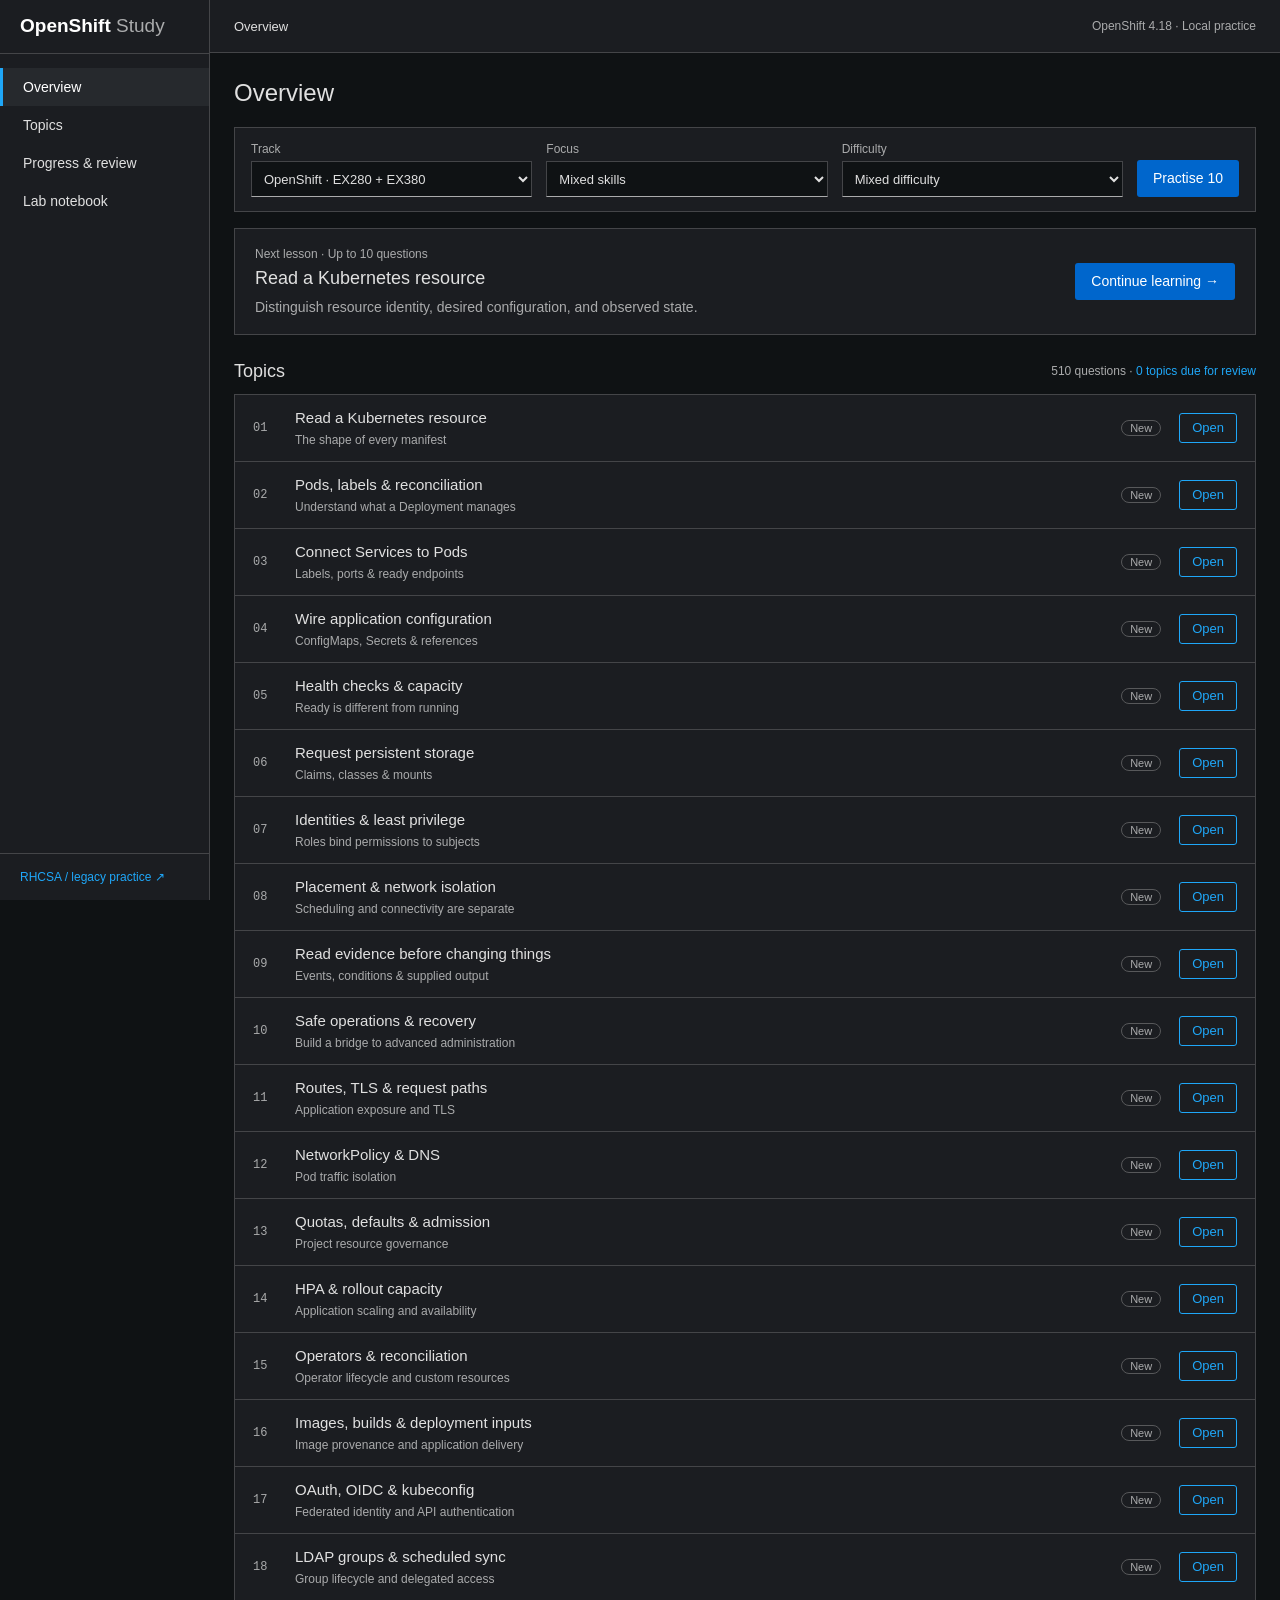
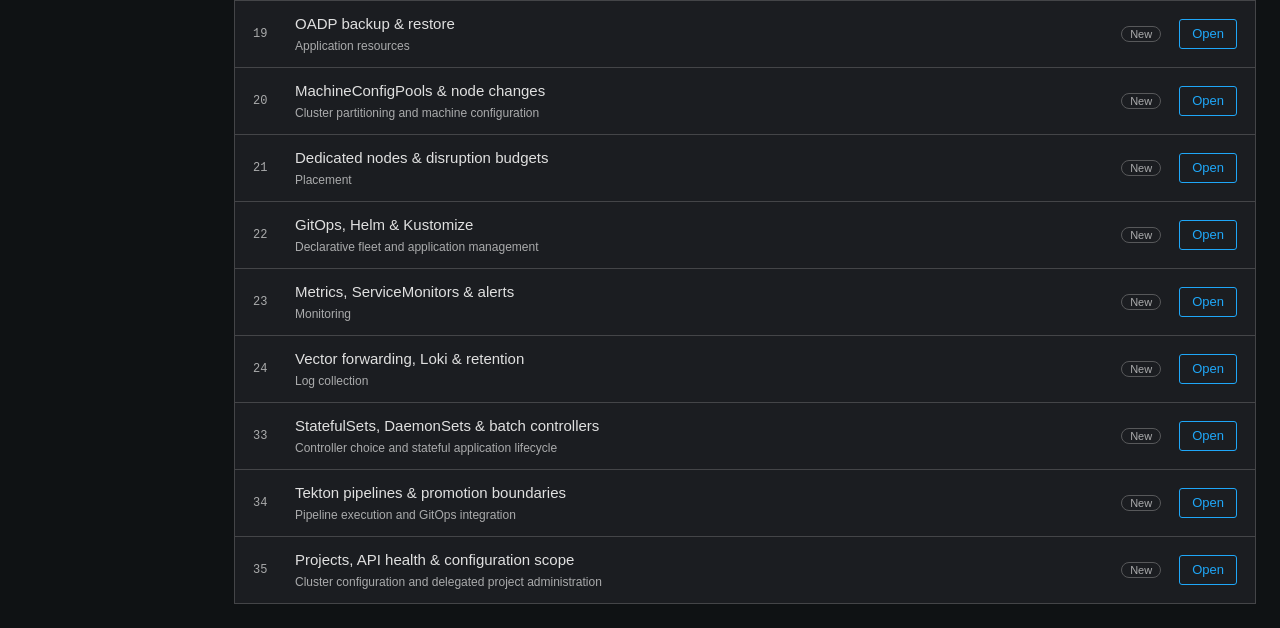
<file: index.html>
<!doctype html>
<html lang="en">
<head>
  <meta name="study-storage" content="browser">
  <meta charset="utf-8">
  <meta name="viewport" content="width=device-width, initial-scale=1">
  <meta name="theme-color" content="#151515">
  <title>OpenShift Study</title>
  <link rel="stylesheet" href="./learning.css">
  <script type="module" src="./learning.js"></script>
</head>
<body>
  <a class="skip" href="#main">Skip to content</a>
  <aside class="sidebar">
    <a class="brand" href="#home">OpenShift <span>Study</span></a>
    <nav aria-label="Main navigation">
      <a href="#home" data-nav="home">Overview</a>
      <a href="#pathway" data-nav="pathway">Topics</a>
      <a href="#progress" data-nav="progress">Progress & review</a>
      <a href="#labs" data-nav="labs">Lab notebook</a>
    </nav>
    <a class="legacy" href="./practice.html">RHCSA / legacy practice ↗</a>
  </aside>
  <div class="shell">
    <header class="topbar"><div id="breadcrumb">Overview</div><span class="version">OpenShift 4.18 · Local practice</span></header>
    <main id="main" tabindex="-1"><div class="loading" role="status">Loading…</div></main>
  </div>
  <div id="notice" role="status" aria-live="polite"></div>
  <dialog id="replace-dialog"><h2>Unfinished session</h2><p>Resume it or start a replacement. Recorded answers stay in your history.</p><div class="actions"><button id="resume-existing" class="primary">Resume session</button><button id="replace-existing" class="secondary">Replace session</button><button id="cancel-replace" class="text-button">Cancel</button></div></dialog>
  <dialog id="reset-dialog"><h2>Reset local progress</h2><p>This removes this browser’s learner history, active session, and lab notebook. Export your progress first if you want a copy.</p><label for="reset-confirmation">Type RESET LOCAL PROGRESS</label><input id="reset-confirmation" autocomplete="off"><p id="reset-error" role="alert"></p><div class="actions"><button id="confirm-reset" class="danger">Reset progress</button><button id="cancel-reset" class="secondary">Cancel</button></div></dialog>
</body>
</html>
</file>
<file: learning.css>
@charset "UTF-8";
/* OpenShift 4.18 / PatternFly 5.4 dark tokens.
   https://github.com/openshift/console/blob/release-4.18/frontend/packages/console-shared/src/components/editor/theme.ts
   https://unpkg.com/@patternfly/patternfly@5.4.0/patternfly.css */
:root {
  color-scheme:dark;
  --ink:#e0e0e0; --muted:#aaabac; --line:#444548;
  --paper:#0f1214; --surface:#1b1d21; --surface-hover:#26292d;
  --blue:#1fa7f8; --primary:#0066cc; --success:#95d58e; --danger:#f4b678;
  --mono:'Liberation Mono',Consolas,monospace;
  font-family:'Red Hat Text','Segoe UI',sans-serif;
  font-size:14px; color:var(--ink); background:var(--paper);
}
*{box-sizing:border-box}body{margin:0}a{color:var(--blue);text-decoration:none}a:hover{text-decoration:underline}button,input,textarea{font:inherit}button,a,input,textarea{touch-action:manipulation}button{cursor:pointer;border:1px solid transparent;border-radius:3px;padding:7px 15px;line-height:1.5;font-weight:500}button:disabled{opacity:.55;cursor:default}[hidden]{display:none!important}:focus-visible{outline:2px solid var(--blue);outline-offset:3px}h1,h2,h3,p{margin-top:0}h1{font-size:24px;line-height:1.35;font-weight:500;margin-bottom:8px}h2{font-size:18px;font-weight:500;line-height:1.4}h3{font-size:15px;font-weight:500;line-height:1.4}p{line-height:1.5;margin-bottom:12px}small{font-size:12px}h1[tabindex="-1"]:focus{outline:none}
.primary{background:var(--primary);color:#fff}.primary:hover{background:#004080}.secondary{background:transparent;border-color:var(--blue);color:var(--blue)}.secondary:hover{background:#002952}.text-button{background:transparent;color:var(--blue);padding:5px 0;text-align:left}.danger{background:#c9190b;color:#fff}.actions{display:flex;gap:12px;flex-wrap:wrap;align-items:center}.muted{color:var(--muted)}.eyebrow{display:block;font-size:12px;font-weight:500;margin-bottom:8px;color:var(--muted)}.skip{position:fixed;left:16px;top:-80px;z-index:20;padding:12px;background:var(--surface)}.skip:focus{top:12px}
.sidebar{position:fixed;inset:0 auto 0 0;width:210px;background:var(--surface);border-right:1px solid var(--line);display:flex;flex-direction:column;z-index:5}.brand{display:block;padding:18px 20px;border-bottom:1px solid var(--line);font-size:19px;font-weight:600;color:#fff;line-height:1.5}.brand span{font-weight:400;color:var(--muted)}.brand:hover{text-decoration:none}.sidebar nav{display:grid;padding:14px 0}.sidebar nav a{padding:11px 20px;color:var(--ink);border-left:3px solid transparent}.sidebar nav a:hover{background:var(--surface-hover);text-decoration:none}.sidebar nav a[aria-current=page]{background:var(--surface-hover);border-left-color:var(--blue);color:#fff}.legacy{margin-top:auto;border-top:1px solid var(--line);padding:16px 20px;font-size:12px}.shell{margin-left:210px}.topbar{min-height:53px;border-bottom:1px solid var(--line);display:flex;justify-content:space-between;align-items:center;padding:12px 24px;gap:16px;background:var(--surface);font-size:13px}.version{color:var(--muted);font-size:12px}main{padding:24px;max-width:1600px;margin:auto}.page-heading{margin-bottom:18px}.page-heading p{margin-bottom:0;color:var(--muted);max-width:900px}.section-head{display:flex;justify-content:space-between;align-items:center;gap:12px;margin:24px 0 10px}.section-head h2{margin:0}.section-head>span{font-size:12px;color:var(--muted)}
.next-session,.resume{display:flex;justify-content:space-between;align-items:center;gap:24px;padding:16px 20px;background:var(--surface);border:1px solid var(--line);margin-bottom:16px}.next-session h2{margin:5px 0}.next-session p{margin:0;color:var(--muted);max-width:850px}.next-session>div>span{font-size:12px}.next-session>button,.resume>button{flex-shrink:0}.resume{border-left:3px solid var(--blue)}.resume p{margin:4px 0 0;color:var(--muted);font-size:12px}.module-list{border:1px solid var(--line);background:var(--surface)}.module{display:grid;grid-template-columns:26px 1fr auto;gap:16px;align-items:center;padding:12px 18px;border-bottom:1px solid var(--line)}.module:last-child{border-bottom:0}.module-number{color:var(--muted);font-size:12px;font-family:var(--mono)}.module h3{margin:0 0 3px}.module h3 a{color:var(--ink)}.module p{font-size:12px;color:var(--muted);margin:0}.module-actions{display:flex;align-items:center;gap:18px}.module button{padding:4px 12px;font-size:13px}.badge{display:inline-block;border:1px solid #57585a;border-radius:12px;padding:1px 8px;font-size:11px;color:var(--muted);white-space:nowrap}.badge.due{border-color:#f0ab00;color:#f8d77d}.badge.success{border-color:#5ba352;color:#95d58e}
.card{border:1px solid var(--line);background:var(--surface);padding:18px 20px;margin-bottom:16px}.card p:last-child{margin-bottom:0}.two-col{display:grid;grid-template-columns:1.35fr 1fr;gap:16px}.teaching-list{padding-left:20px;line-height:1.6;margin:0 0 14px}.teaching-list li{margin:8px 0}.callout{border-left:3px solid var(--blue);background:var(--surface-hover);padding:10px 14px;line-height:1.5;margin:14px 0}.references{font-size:12px;line-height:1.7;overflow-wrap:anywhere}.lab-card summary,details summary{cursor:pointer;line-height:1.6}.lab-card details[open] summary{margin-bottom:12px}.lab-card dt{font-weight:600;margin-top:14px;font-size:12px}.lab-card dd{margin:5px 0;color:var(--muted);line-height:1.5}.notebook-label{display:block;font-size:13px;margin-top:18px}textarea,input:not([type]){width:100%;border:1px solid #57585a;border-bottom-color:var(--muted);border-radius:0;padding:10px;background:var(--paper);color:var(--ink)}textarea{min-height:90px;resize:vertical;margin:8px 0}.lab-saved{color:var(--muted);font-size:12px;margin-top:10px}
.session-header{display:flex;justify-content:space-between;align-items:center;gap:16px;font-size:13px;margin-bottom:12px}.session-track{height:4px;background:var(--surface-hover);margin:0 0 20px;overflow:hidden}.session-track span{display:block;height:100%;background:var(--blue)}.session-layout{display:grid;grid-template-columns:minmax(280px,.8fr) minmax(380px,1.2fr);gap:24px;align-items:start}.exercise h1{font-size:20px;margin-bottom:12px}.exercise-context{color:var(--muted);line-height:1.6;margin-bottom:18px}.exercise-form{min-width:0}.choice-set{border:0;padding:0;margin:0;min-width:0}.choice-set legend{color:var(--muted);font-size:12px;margin-bottom:10px}.choice{display:flex;gap:12px;align-items:flex-start;padding:11px 12px;border:1px solid var(--line);background:var(--surface);margin-bottom:8px;line-height:1.5;cursor:pointer}.choice input{accent-color:var(--blue);margin:3px 0 0;width:16px;height:16px;flex-shrink:0}.choice:has(input:checked){border-color:var(--blue);background:#002952}.choice:has(input:disabled){cursor:default}.choice.answer-right{border-color:#5ba352;background:#1e2b20}.choice.answer-wrong{border-color:#c9190b;background:#2c1817}.choice-code{font-family:var(--mono);overflow-wrap:anywhere}.exercise-actions{display:flex;gap:18px;align-items:center;margin-top:16px;flex-wrap:wrap}.hint-box{padding:12px;margin-top:14px;border:1px solid #f0ab00;background:var(--surface);line-height:1.6}
/* OpenShift console-dark editor theme: values come from theme.ts (static token values). */
.editor{background:#151515;color:#d4d4d4;border:1px solid var(--line);min-width:0;position:sticky;top:16px}.editor-title{display:flex;align-items:center;gap:10px;padding:12px 16px;background:var(--surface);border-bottom:1px solid var(--line);font-size:14px}.resource-icon{font-size:11px;background:#2b9af3;color:#fff;border-radius:12px;padding:1px 8px}.editor-title small{display:block;color:var(--muted);font-size:12px;margin-top:3px}.editor-tabs{display:flex;padding:0 16px;border-bottom:1px solid var(--line);background:var(--surface);color:var(--ink);font-size:13px}.editor-tabs span{padding:10px 0}.editor-tabs .active{color:var(--blue);border-bottom:2px solid var(--blue)}.editor-code{font-family:var(--mono);font-size:13px;line-height:20px;padding:12px 0;overflow:auto;max-height:calc(100vh - 200px);tab-size:2;background:linear-gradient(to right,#292e34 0,#292e34 48px,#151515 48px)}.code-line{display:flex;min-width:max-content}.line-num{display:inline-block;width:48px;flex:0 0 48px;text-align:right;padding-right:16px;background:#292e34;color:#f0f0f0;user-select:none}.code-text{white-space:pre;display:block;padding:0 16px 0 12px;background-image:repeating-linear-gradient(to right,transparent 0,transparent calc(2ch - 1px),#404040 calc(2ch - 1px),#404040 2ch);background-origin:content-box;background-clip:content-box}.yaml-key{color:#73bcf7}.yaml-value,.yaml-string{color:#f0ab00}.yaml-number{color:#ace12e}.yaml-keyword{color:#cbc1ff}.yaml-comment{color:#6a9955}.yaml-blank{display:inline-block;min-width:12ch;padding:0 6px;border:1px dashed #1fa7f8;background:#002952;color:#fff;line-height:18px}.target-line{background:#282828}.target-line .line-num{color:#fff}.editor-footer{font-size:11px;padding:8px 16px;border-top:1px solid var(--line);color:var(--muted);background:var(--surface)}.evidence-panel{background:var(--surface);border:1px solid var(--line);padding:16px}.evidence-panel h2{font-size:15px;margin-bottom:10px}.evidence{font-family:var(--mono);font-size:13px;line-height:1.6;white-space:pre-wrap;overflow-wrap:anywhere;padding:12px;background:#151515;margin:0;color:#d4d4d4}
.feedback{margin-top:18px;border-left:3px solid #5ba352;background:var(--surface);padding:16px}.feedback.incorrect{border-left-color:#c9190b}.feedback h2{font-size:17px}.feedback ul{list-style:none;padding:0}.feedback li{line-height:1.6;margin:10px 0}.feedback li strong{display:block}.feedback p{font-size:13px}.feedback .cue{border-top:1px solid var(--line);padding-top:12px;margin-top:12px}.error-box{border-left:3px solid #c9190b;background:var(--surface);padding:16px;line-height:1.6}.error-box:empty{display:none}.question-error{color:#f4b678;font-size:13px;margin-top:10px}.summary-score{font-size:36px;line-height:1.3;font-weight:500;margin-bottom:8px}.summary-score small{font-size:16px;color:var(--muted)}.result-list{list-style:none;padding:0;margin-bottom:0}.result-list li{padding:10px 0;border-bottom:1px solid var(--line);line-height:1.5}.result-list li:last-child{border:0}.result-list li span{display:block;color:var(--muted);font-size:13px;margin-top:4px}.table-wrap{overflow:auto}.history-table{width:100%;border-collapse:collapse;font-size:13px}.history-table th,.history-table td{padding:11px 12px;text-align:left;border-bottom:1px solid var(--line);vertical-align:top}.history-table th{color:var(--muted);font-weight:500;background:var(--surface-hover)}.history-table td{background:var(--surface)}.history-table tr:last-child td{border-bottom:0}.progress-evidence{color:var(--muted);font-size:12px;line-height:1.7;margin:12px 0}.loading{padding:24px;color:var(--muted)}#preview-announcement{position:absolute;width:1px;height:1px;overflow:hidden;clip-path:inset(50%)}#notice:not(:empty){position:fixed;bottom:20px;right:20px;max-width:450px;background:var(--surface);border:1px solid var(--line);border-left:3px solid var(--blue);padding:14px;z-index:30;box-shadow:0 4px 12px #0008}dialog{width:calc(100% - 32px);max-width:560px;background:var(--surface);color:var(--ink);border:1px solid var(--line);padding:24px}dialog::backdrop{background:#0009}dialog label{display:block;margin:12px 0 8px}dialog .actions{margin-top:20px}
@media(max-width:1050px){.sidebar{width:180px}.shell{margin-left:180px}.sidebar nav a,.brand,.legacy{padding-left:16px;padding-right:12px}main{padding:20px}.session-layout{grid-template-columns:minmax(240px,.85fr) minmax(300px,1.15fr);gap:18px}.two-col{grid-template-columns:1fr}}
@media(max-width:760px){.sidebar{position:static;width:auto;border-right:0}.brand{padding:10px 16px;font-size:17px}.sidebar nav{display:flex;padding:0;overflow:auto}.sidebar nav a{white-space:nowrap;font-size:12px;padding:10px 12px;border-left:0;border-bottom:2px solid transparent}.sidebar nav a[aria-current=page]{border-bottom-color:var(--blue)}.legacy{margin:0;padding:7px 16px;font-size:11px}.shell{margin:0}.topbar{padding:10px 16px;min-height:42px;font-size:12px}.version{font-size:11px}main{padding:16px}h1{font-size:22px}.next-session,.resume{padding:14px;gap:12px;align-items:start;flex-direction:column}.section-head{align-items:start;flex-wrap:wrap}.module{grid-template-columns:22px 1fr;gap:8px;padding:12px}.module-actions{grid-column:2;justify-content:space-between}.module h3{font-size:14px}.session-layout{display:flex;flex-direction:column}.exercise{display:contents}.exercise-intro{order:0}.editor,.evidence-panel{order:1;width:100%;position:static}.exercise-form{order:2;width:100%}.editor-code{max-height:none;font-size:12px}.session-header{font-size:12px;gap:10px}.card{padding:14px}.exercise-context{margin-bottom:0}.session-track{margin-bottom:16px}.module-list{margin-bottom:16px}.history-table th,.history-table td{padding:10px 8px}}
@media(prefers-reduced-motion:reduce){*{scroll-behavior:auto!important;transition:none!important}}
.session-layout.single{display:block;max-width:1000px}
.editor-code{background-color:#151515}
.code-text{position:relative;background-image:none}
.code-text::before{content:"";position:absolute;left:12px;top:0;bottom:0;width:calc(var(--indent,0)*1ch);pointer-events:none;background:repeating-linear-gradient(to right,#404040 0,#404040 1px,transparent 1px,transparent 2ch)}
@media(min-width:761px){.brand{padding-top:12px;padding-bottom:12px}}
.practice-controls{display:flex;align-items:end;gap:14px;flex-wrap:wrap;padding:14px 16px;border:1px solid var(--line);background:var(--surface);margin-bottom:16px}
.practice-controls label{display:grid;gap:5px;font-size:12px;color:var(--muted);flex:1;min-width:160px}
.practice-controls select{font:inherit;font-size:13px;color:var(--ink);background:var(--paper);border:1px solid var(--line);border-bottom-color:var(--muted);padding:8px;width:100%;min-height:36px}
.practice-controls button{min-height:36px}
</file>
